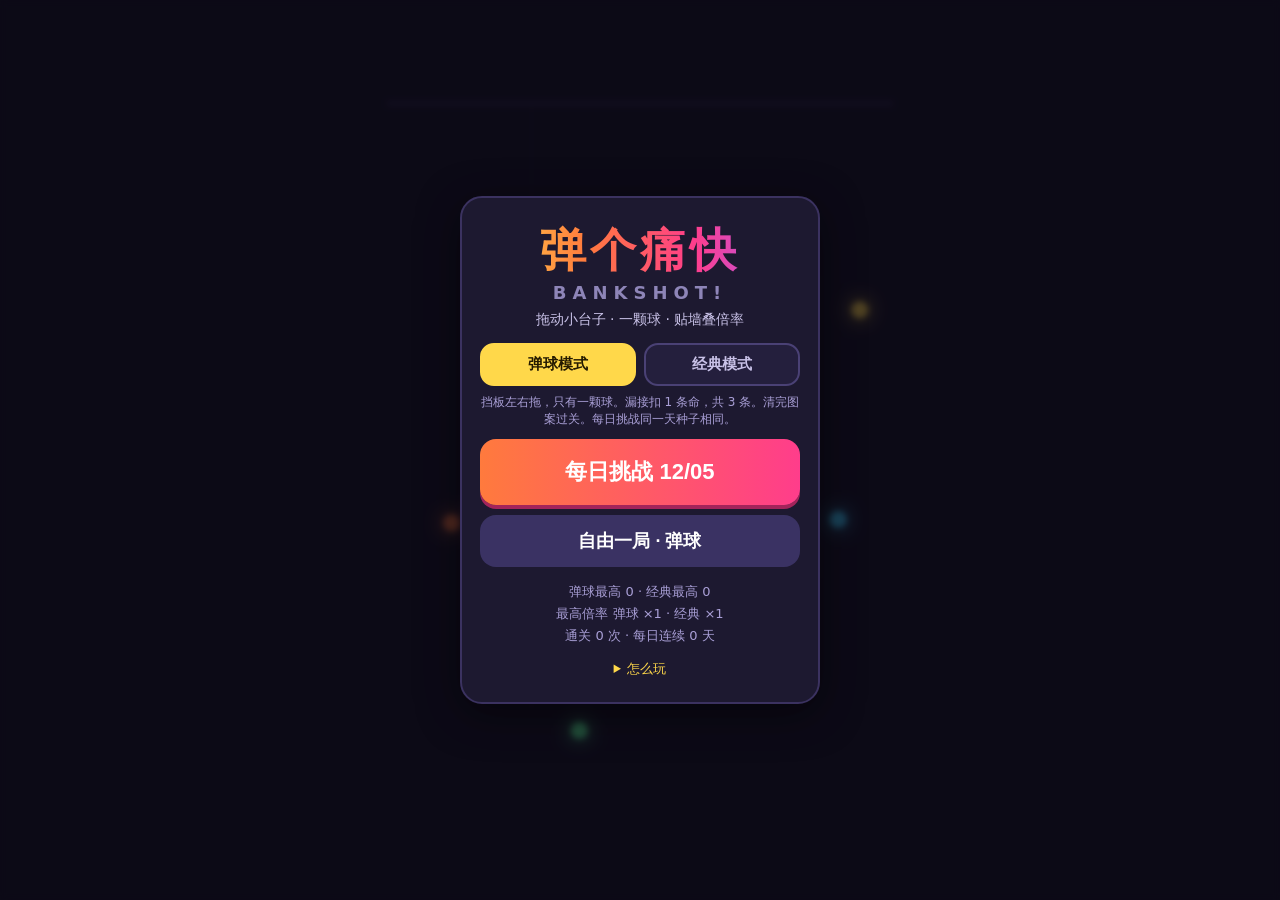
<file: index.html>
<!DOCTYPE html>
<html lang="zh-CN">
<head>
<meta charset="UTF-8" />
<meta name="viewport" content="width=device-width, initial-scale=1, maximum-scale=1, user-scalable=no, viewport-fit=cover" />
<meta name="apple-mobile-web-app-capable" content="yes" />
<meta name="theme-color" content="#14121f" />
<title>弹个痛快 BANKSHOT!</title>
<link rel="stylesheet" href="styles.css?v=10" />
</head>
<body>
<div id="app">
  <canvas id="c"></canvas>
  <div id="menu" class="ov">
    <div class="panel">
      <div class="logo">弹个痛快</div>
      <div class="logo2">BANKSHOT!</div>
      <p class="tag">拖动小台子 · 一颗球 · 贴墙叠倍率</p>
      <div class="modes" role="group" aria-label="模式">
        <button type="button" id="mRandom" class="mode on">弹球模式</button>
        <button type="button" id="mClassic" class="mode">经典模式</button>
      </div>
      <p class="modehint" id="modeHint">挡板左右拖，只有一颗球。漏接扣 1 条命，共 3 条。清完图案过关。每日挑战同一天种子相同。</p>
      <button id="bDaily" class="btn big">每日挑战 <span id="dDate"></span></button>
      <button id="bFree" class="btn">自由一局 · 弹球</button>
      <div id="stats" class="stats"></div>
      <details class="how"><summary>怎么玩</summary>
        <p><b>弹球模式</b>：底部挡板用手指左右拖。开局只有一颗球，打在挡板不同位置，弹出的角度不同。漏接扣 1 条命，一局 3 条命。清完这关的图案就过关。分数和贴墙倍率还在，过了奖励线会多给金币，不够也不会判负。</p>
        <p>图案是字母或图形，门闩可以没有、一扇，或两到三扇。有门闩时，里面的砖要等锁破完才打得动。打碎发光的砖会掉技能胶囊，用挡板接住才生效：加长、短板赌倍、子弹时间、分身、重击、补砖雨、粘板、激光、火球、护底、穿透、强弹。</p>
        <p>每关还有一条随机规则。每日挑战同一天种子相同。<b>经典模式</b>仍是原来的回合制瞄准发射，数值不变。</p>
      </details>
    </div>
  </div>
  <div id="decide" class="ov hidden">
    <div class="panel">
      <h2>达标！🎯</h2>
      <p id="decTxt"></p>
      <button id="bCash" class="btn big">过关，拿 <span id="decCoins"></span> 金币</button>
      <button id="bGreed" class="btn">继续贪分（超出部分也换金币）</button>
    </div>
  </div>
  <div id="pick" class="ov hidden">
    <div class="panel wide">
      <h2 id="pickTitle">第 1 关通过！</h2>
      <p class="sub" id="pickSub">三选一</p>
      <div id="cards"></div>
      <div class="row"><button id="bReroll" class="btn small">刷新（2 金币）</button><button id="bSkip" class="btn small ghost">跳过</button></div>
    </div>
  </div>
  <div id="over" class="ov hidden">
    <div class="panel">
      <h2 id="ovTitle">游戏结束</h2>
      <p id="ovSub" class="sub"></p>
      <pre id="ovShare"></pre>
      <button id="bAgain" class="btn big">再来一把</button>
      <button id="bShare" class="btn">复制战绩分享</button>
      <button id="bEndless" class="btn hidden">继续：无尽模式</button>
      <button id="bHome" class="btn small ghost">回到主页</button>
    </div>
  </div>
  <button id="bRecall" class="recall hidden" type="button">召回弹珠</button>
  <div id="toast" class="hidden"></div>
</div>
<script src="core.js?v=10"></script>
<script src="game.js?v=10"></script>
</body>
</html>
</file>
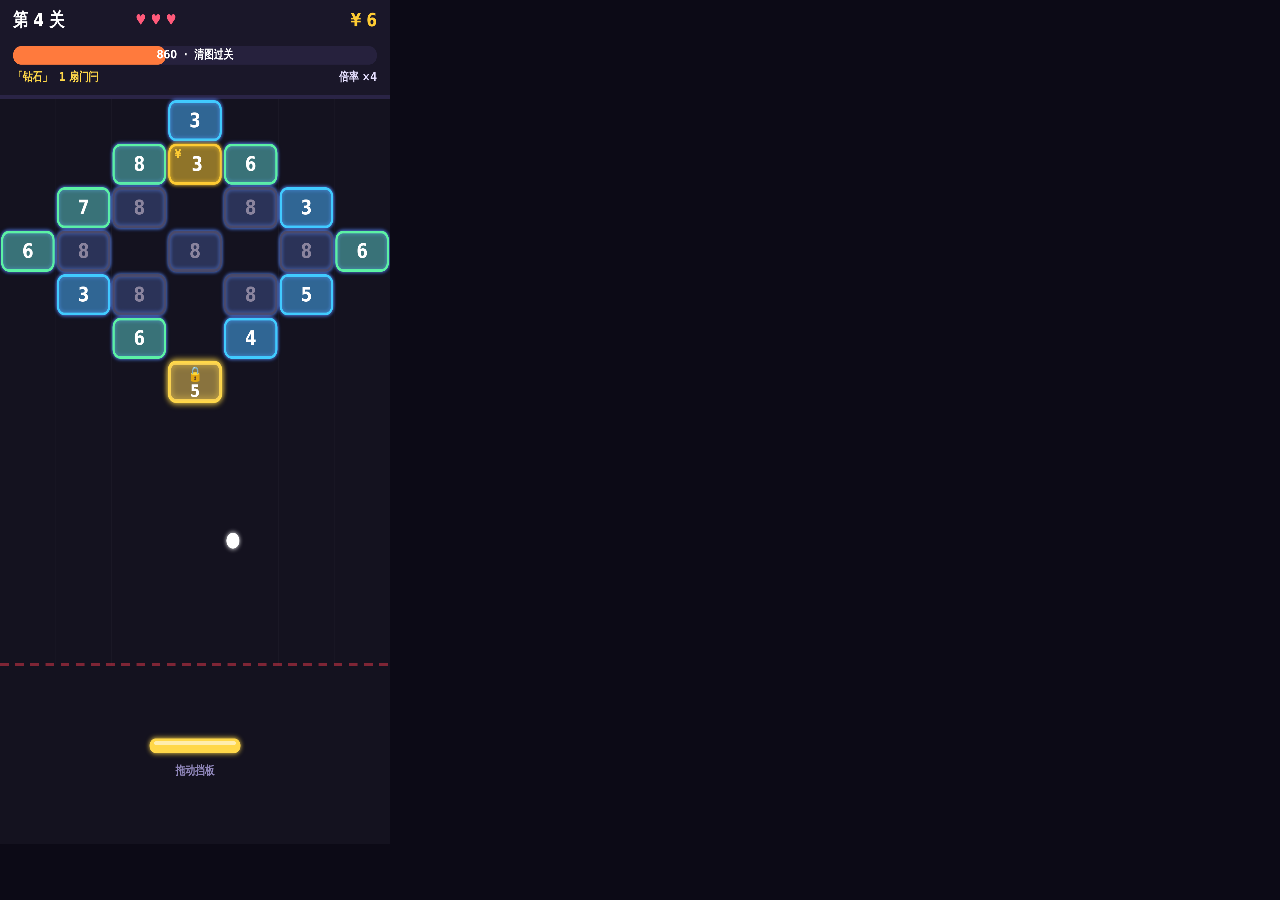
<file: preview/paddle.html>
<!DOCTYPE html>
<html lang="zh-CN">
<head>
<meta charset="UTF-8" />
<meta name="viewport" content="width=device-width, initial-scale=1" />
<title>弹球预览</title>
<link rel="stylesheet" href="../styles.css?v=8" />
<style>
  html,body{background:#0c0a16}
  body.menu-only canvas{opacity:0}
  #menu{display:none}
  body.menu-only #menu{display:flex}
  .preview-tag{font-size:12px;color:#a99fd6;margin-top:8px}
</style>
</head>
<body>
<canvas id="c"></canvas>
<div id="menu" class="ov">
  <div class="panel">
    <div class="logo">弹个痛快</div>
    <div class="logo2">BANKSHOT!</div>
    <p class="tag">拖动小台子 · 一颗球 · 贴墙叠倍率</p>
    <div class="modes" role="group">
      <button type="button" class="mode on">弹球模式</button>
      <button type="button" class="mode">经典模式</button>
    </div>
    <p class="modehint">弹球：底部挡板左右拖，只有一颗球。漏接扣 1 条命，3 条命。清完图案过关，倍率照旧往上叠。</p>
    <button class="btn big" type="button">每日挑战 10/31</button>
    <button class="btn" type="button">自由一局 · 弹球</button>
    <div class="stats">弹球最高 0 · 经典最高 0<br>命 3 · 开局只有 1 颗球</div>
    <details class="how" open>
      <summary>这一版怎么玩</summary>
      <p>手指按住挡板左右拖。球打在挡板不同位置，弹出的角度不同。打掉会发光的砖，会掉一颗技能胶囊，用挡板接住才生效。</p>
      <p>技能有加长、短板赌倍、子弹时间、分身、重击、补砖雨等。球不会越打越多，分身只是暂时多几颗。</p>
    </details>
  </div>
</div>
<script src="../core.js?v=8"></script>
<script>
(function () {
  "use strict";
  var B = window.BS, W = B.W, H = B.H, CW = B.CW, ROWH = B.ROWH, TOP = B.TOP;
  var BCOL = { n: "#5b8cff", gold: "#ffcc33", bomb: "#ff4d5e", plus: "#39e58c", mult: "#b45bff", gate: "#e8c36a" };
  function hpCol(hp) { return hp <= 2 ? "#5b8cff" : hp <= 5 ? "#3fd4ff" : hp <= 9 ? "#5dff9a" : hp <= 14 ? "#ffd84a" : hp <= 20 ? "#ff8a3d" : "#ff4d8b"; }
  function rr(ctx, x, y, w, h, r) {
    ctx.beginPath(); ctx.moveTo(x + r, y);
    ctx.arcTo(x + w, y, x + w, y + h, r); ctx.arcTo(x + w, y + h, x, y + h, r);
    ctx.arcTo(x, y + h, x, y, r); ctx.arcTo(x, y, x + w, y, r); ctx.closePath();
  }
  function txt(ctx, s, x, y, sz, col, al, wt) {
    ctx.font = (wt || "800") + " " + sz + "px system-ui,-apple-system,'PingFang SC','Microsoft YaHei',sans-serif";
    ctx.fillStyle = col; ctx.textAlign = al || "center"; ctx.textBaseline = "middle"; ctx.fillText(s, x, y);
  }
  var SHAPES = {
    heart: ["..#G#..", ".#####.", "#######", ".#####.", "..###..", "...#..."],
    diamond: ["...#...", "..#G#..", ".#L.L#.", "#L.L.L#", ".#L.L#.", "..#.#..", "...K..."],
    A: ["...#...", "..#.#..", ".#...#.", "#######", "#.....#", "#..G..#", "#.....#"],
    invader: ["..#.#..", ".#K.K#.", "#######", "##.#.##", "#.#K#.#", "..#.#..", ".#...#."]
  };
  function bricksFrom(rows) {
    var out = [], gates = 0;
    rows.forEach(function (line, r) {
      for (var c = 0; c < 7; c++) {
        var ch = line.charAt(c);
        if (ch === "." || !ch) continue;
        var type = "n", hp = 3 + ((c * 2 + r) % 6), key = false, locked = false;
        if (ch === "G") { type = "gold"; hp = 3; }
        else if (ch === "K") { type = "gate"; hp = 5; key = true; gates++; }
        else if (ch === "L") { type = "n"; hp = 8; locked = true; }
        out.push({ c: c, r: r, hp: hp, type: type, keystone: key, locked: locked });
      }
    });
    return { bricks: out, sealed: gates > 0 };
  }
  function drawBricks(ctx, board) {
    board.bricks.forEach(function (b) {
      var q = { x: b.c * CW + 4, y: TOP + b.r * ROWH + 4, w: CW - 8, h: ROWH - 8 };
      var col = BCOL[b.type] || "#5b8cff";
      var sealed = b.locked && board.sealed;
      ctx.save(); ctx.translate(q.x + q.w / 2, q.y + q.h / 2);
      ctx.shadowColor = b.keystone ? "#ffd84a" : col; ctx.shadowBlur = b.keystone ? 22 : 14;
      var fill = b.type === "n" ? hpCol(b.hp) : col;
      if (sealed) fill = "#4a4660";
      rr(ctx, -q.w / 2, -q.h / 2, q.w, q.h, 12);
      ctx.fillStyle = "rgba(20,18,31,0.9)"; ctx.fill();
      ctx.lineWidth = b.keystone ? 6 : 4;
      ctx.strokeStyle = b.keystone ? "#ffd84a" : fill; ctx.stroke();
      ctx.globalAlpha = sealed ? 0.18 : 0.28; ctx.fillStyle = fill; ctx.fill();
      ctx.globalAlpha = 1; ctx.shadowBlur = 0;
      if (b.keystone) { txt(ctx, "🔒", 0, -10, 22, "#ffd84a"); txt(ctx, b.hp + "", 0, 16, 26, "#fff"); }
      else if (b.type === "gold") { txt(ctx, "¥", -q.w / 2 + 16, -q.h / 2 + 15, 18, col); txt(ctx, b.hp + "", 4, 2, 30, "#fff"); }
      else txt(ctx, b.hp + "", 0, 2, 30, sealed ? "#8a849e" : "#fff");
      ctx.restore();
    });
  }
  function paddle(ctx, x, w, y, tint) {
    ctx.save();
    ctx.shadowColor = tint || "#ffd84a"; ctx.shadowBlur = 18;
    rr(ctx, x - w / 2, y, w, 22, 11);
    ctx.fillStyle = tint || "#ffd84a"; ctx.fill();
    ctx.fillStyle = "rgba(255,255,255,0.55)";
    rr(ctx, x - w / 2 + 8, y + 4, w - 16, 6, 4); ctx.fill();
    ctx.restore();
  }
  function ball(ctx, x, y, col) {
    ctx.save();
    ctx.shadowColor = col || "#fff"; ctx.shadowBlur = 16;
    ctx.beginPath(); ctx.arc(x, y, 12, 0, 6.283);
    ctx.fillStyle = col || "#fff"; ctx.fill();
    ctx.restore();
  }
  function capsule(ctx, x, y, label, col) {
    ctx.save();
    ctx.shadowColor = col; ctx.shadowBlur = 16;
    rr(ctx, x - 46, y - 18, 92, 36, 18);
    ctx.fillStyle = "rgba(12,10,22,0.92)"; ctx.fill();
    ctx.lineWidth = 3; ctx.strokeStyle = col; ctx.stroke();
    txt(ctx, label, x, y, 18, col, "center", "900");
    ctx.restore();
  }
  function hud(ctx, o) {
    ctx.fillStyle = "#1a1729"; ctx.fillRect(0, 0, W, TOP - 6);
    txt(ctx, o.title || "第 3 关", 24, 32, 28, "#fff", "left", "900");
    var lives = o.lives == null ? 3 : o.lives;
    for (var i = 0; i < lives; i++) txt(ctx, "♥", 250 + i * 28, 32, 22, "#ff5a7a", "left", "900");
    txt(ctx, "¥ " + (o.coins || 6), W - 24, 32, 28, "#ffcc33", "right", "900");
    var pr = o.pr == null ? 0.42 : o.pr;
    rr(ctx, 24, 70, W - 48, 28, 14); ctx.fillStyle = "#26213d"; ctx.fill();
    rr(ctx, 24, 70, Math.max(28, (W - 48) * pr), 28, 14); ctx.fillStyle = "#ff7a3d"; ctx.fill();
    txt(ctx, (o.score || "1,240") + "  ·  清图过关", W / 2, 84, 18, "#fff");
    txt(ctx, o.rule || "「钻石」  1 扇门闩", 24, 118, 18, "#ffd84a", "left", "800");
    if (o.skill) {
      rr(ctx, W - 210, 100, 186, 32, 16);
      ctx.fillStyle = "rgba(255,216,74,0.16)"; ctx.fill();
      ctx.strokeStyle = o.skillCol || "#ffd84a"; ctx.lineWidth = 2; ctx.stroke();
      txt(ctx, o.skill, W - 117, 116, 16, o.skillCol || "#ffd84a");
    } else txt(ctx, "倍率 ×" + (o.mult || "3"), W - 24, 118, 18, "#e6e0ff", "right");
  }
  function field(ctx) {
    ctx.fillStyle = "#14121f"; ctx.fillRect(0, 0, W, H);
    ctx.strokeStyle = "rgba(255,255,255,0.035)"; ctx.lineWidth = 1;
    for (var c = 1; c < 7; c++) { ctx.beginPath(); ctx.moveTo(c * CW, TOP); ctx.lineTo(c * CW, B.LINE_Y); ctx.stroke(); }
    ctx.fillStyle = "#2a2446"; ctx.fillRect(0, TOP - 6, W, 6);
    ctx.strokeStyle = "rgba(255,60,80,0.45)"; ctx.setLineDash([16, 12]); ctx.lineWidth = 4;
    ctx.beginPath(); ctx.moveTo(0, B.LINE_Y); ctx.lineTo(W, B.LINE_Y); ctx.stroke(); ctx.setLineDash([]);
  }
  function paint(ctx, shot) {
    if (shot === "menu") return;
    field(ctx);
    if (shot === "play") {
      drawBricks(ctx, bricksFrom(SHAPES.diamond));
      hud(ctx, { title: "第 4 关", rule: "「钻石」  1 扇门闩", mult: "4", score: "860" });
      ball(ctx, 430, 820, "#fff");
      paddle(ctx, 360, 168, 1120);
      txt(ctx, "拖动挡板", 360, 1170, 18, "#8e85b8");
    } else if (shot === "capsule") {
      drawBricks(ctx, bricksFrom(SHAPES.heart));
      hud(ctx, { title: "第 2 关", rule: "「爱心」  无门闩", mult: "2", score: "420", pr: 0.28 });
      capsule(ctx, 470, 760, "加长", "#3fd4ff");
      ball(ctx, 250, 700, "#fff");
      paddle(ctx, 300, 150, 1120);
      txt(ctx, "接住胶囊才生效", 360, 1170, 18, "#8e85b8");
    } else if (shot === "slow") {
      drawBricks(ctx, bricksFrom(SHAPES.A));
      ctx.fillStyle = "rgba(80,140,255,0.13)"; ctx.fillRect(0, 0, W, H);
      hud(ctx, { title: "第 6 关", rule: "「字母 A」  无门闩", skill: "子弹时间  6s", skillCol: "#9ecbff", score: "2,040", pr: 0.55 });
      ball(ctx, 390, 640, "#cfe4ff");
      ctx.strokeStyle = "rgba(180,210,255,0.7)"; ctx.lineWidth = 3; ctx.setLineDash([6, 8]);
      ctx.beginPath(); ctx.moveTo(300, 980); ctx.lineTo(390, 640); ctx.stroke(); ctx.setLineDash([]);
      paddle(ctx, 340, 160, 1120, "#d7e6ff");
      txt(ctx, "球变慢，手还是全速", 360, 1170, 18, "#9ecbff");
    } else if (shot === "short") {
      drawBricks(ctx, bricksFrom(SHAPES.invader));
      hud(ctx, { title: "第 9 关", rule: "「入侵者」  3 扇门闩", skill: "短板赌倍  ×2", skillCol: "#ff8aa0", score: "3,600", pr: 0.62 });
      ball(ctx, 360, 860, "#fff");
      paddle(ctx, 360, 86, 1120, "#ff8aa0");
      txt(ctx, "板子更短，这一阵得分翻倍", 360, 1170, 18, "#ff8aa0");
    } else if (shot === "multi") {
      drawBricks(ctx, bricksFrom(SHAPES.heart));
      hud(ctx, { title: "第 2 关", rule: "「爱心」  无门闩", skill: "分身  剩 2 颗", skillCol: "#7af0c8", score: "1,180", pr: 0.5 });
      ball(ctx, 300, 780, "#fff");
      ball(ctx, 420, 700, "#7af0c8");
      ball(ctx, 250, 640, "#7af0c8");
      paddle(ctx, 330, 156, 1120);
      txt(ctx, "开局仍是 1 颗，分身只是暂时的", 360, 1170, 18, "#7af0c8");
    }
  }

  var q = new URLSearchParams(location.search);
  var shot = q.get("shot") || "play";
  if (shot === "menu") document.body.className = "menu-only";
  var cv = document.getElementById("c");
  var dpr = 2;
  cv.width = W * dpr; cv.height = H * dpr;
  cv.style.width = "390px"; cv.style.height = "844px";
  var ctx = cv.getContext("2d");
  ctx.setTransform(dpr, 0, 0, dpr, 0, 0);
  paint(ctx, shot);

  if (q.get("play") === "1") {
    document.body.className = "";
    var px = W / 2, py = 1120, bw = 156;
    var bx = W / 2, by = 1000, vx = 180, vy = -420;
    var down = false;
    function loop() {
      bx += vx / 60; by += vy / 60;
      if (bx < 14 || bx > W - 14) vx *= -1;
      if (by < TOP + 14) vy = Math.abs(vy);
      if (by > py && by < py + 30 && bx > px - bw / 2 && bx < px + bw / 2 && vy > 0) {
        var t = (bx - px) / (bw / 2);
        var ang = Math.PI / 2 - t * 1.05;
        var sp = 460;
        vx = Math.cos(ang) * sp; vy = -Math.abs(Math.sin(ang) * sp);
        by = py - 14;
      }
      if (by > H + 20) { bx = px; by = py - 80; vx = 160; vy = -420; }
      field(ctx);
      drawBricks(ctx, bricksFrom(SHAPES.heart));
      hud(ctx, { title: "试玩", rule: "拖动挡板接球", mult: "1" });
      ball(ctx, bx, by, "#fff");
      paddle(ctx, px, bw, py);
      requestAnimationFrame(loop);
    }
    function setX(clientX) {
      var r = cv.getBoundingClientRect();
      px = Math.max(bw / 2, Math.min(W - bw / 2, (clientX - r.left) / r.width * W));
    }
    cv.addEventListener("pointerdown", function (e) { down = true; setX(e.clientX); });
    cv.addEventListener("pointermove", function (e) { if (down) setX(e.clientX); });
    window.addEventListener("pointerup", function () { down = false; });
    loop();
  }
})();
</script>
</body>
</html>
</file>
<file: styles.css>
*,*::before,*::after{box-sizing:border-box;margin:0;padding:0}
html,body{height:100%;background:#0c0a16;color:#f2eefc;font-family:system-ui,-apple-system,"PingFang SC","Microsoft YaHei",sans-serif;overflow:hidden;touch-action:none;overscroll-behavior:none;-webkit-user-select:none;user-select:none;-webkit-touch-callout:none;-webkit-tap-highlight-color:transparent;position:fixed;inset:0}
#app{position:fixed;inset:0;touch-action:none}
canvas{display:block;width:100%;height:100%;touch-action:none}
.ov{position:absolute;inset:0;display:flex;align-items:center;justify-content:center;background:rgba(10,8,20,.72);backdrop-filter:blur(3px);z-index:5;padding:16px}
.hidden{display:none!important}
.panel{width:min(360px,100%);background:#1d1930;border:2px solid #3b3260;border-radius:22px;padding:22px 18px;text-align:center;box-shadow:0 10px 40px rgba(0,0,0,.5);max-height:96%;overflow:auto;touch-action:pan-y}
.panel.wide{width:min(420px,100%)}
.logo{font-size:46px;font-weight:900;letter-spacing:4px;background:linear-gradient(90deg,#ffd84a,#ff7a3d,#ff3d8b,#a65bff);-webkit-background-clip:text;background-clip:text;color:transparent}
.logo2{font-size:18px;font-weight:800;letter-spacing:6px;color:#8e85b8;margin-bottom:8px}
.tag{color:#c9c2e8;font-size:14px;margin-bottom:14px}
.modes{display:flex;gap:8px}
.mode{flex:1;padding:10px 4px;border-radius:14px;border:2px solid #4a4175;background:#241f3d;color:#c9c2e8;font-weight:800;font-size:15px;cursor:pointer;touch-action:manipulation;font-family:inherit}
.mode.on{border-color:#ffd84a;color:#241a00;background:#ffd84a}
.mode:active{transform:translateY(1px)}
.modehint{font-size:12px;color:#a99fd6;margin:8px 0 4px;line-height:1.45}
h2{font-size:28px;margin-bottom:6px}
.sub{color:#b8b0d8;font-size:14px;margin-bottom:10px}
.btn{display:block;width:100%;margin:10px 0 0;padding:14px;border:none;border-radius:16px;font-size:18px;font-weight:800;color:#fff;background:#3a3263;cursor:pointer;touch-action:manipulation}
.btn.big{background:linear-gradient(90deg,#ff7a3d,#ff3d8b);font-size:22px;padding:18px;box-shadow:0 4px 0 #a3245b}
.btn.small{font-size:15px;padding:11px}
.btn.ghost{background:transparent;color:#a99fd6;border:1px solid #4a4175}
.btn:active{transform:translateY(2px)}
.btn:disabled{opacity:.4}
.row{display:flex;gap:10px}
.row .btn{flex:1}
.stats{margin-top:14px;font-size:13px;color:#a99fd6;line-height:1.7}
.how{margin-top:12px;text-align:left;font-size:13px;color:#c9c2e8;line-height:1.6}
.how summary{text-align:center;cursor:pointer;color:#ffd84a}
.how p{margin-top:6px}
#cards{display:flex;flex-direction:column;gap:10px;margin:8px 0}
.card{display:flex;align-items:center;gap:12px;text-align:left;padding:12px;border-radius:16px;background:#2a2446;border:2px solid #4a4175;cursor:pointer}
.card:active{transform:scale(.98)}
.card .ic{flex:0 0 52px;height:52px;border-radius:14px;display:flex;align-items:center;justify-content:center;font-size:24px;font-weight:900;background:#141126}
.card.ball{border-color:#3fd4ff}.card.ball .ic{color:#3fd4ff}
.card.relic{border-color:#ffb63d}.card.relic .ic{color:#ffb63d}
.card.up{border-color:#5dff9a}.card.up .ic{color:#5dff9a}
.card .nm{font-size:17px;font-weight:800}
.card .kd{font-size:11px;opacity:.7;margin-left:6px;font-weight:600}
.card .ds{font-size:13px;color:#c9c2e8;margin-top:2px}
pre{white-space:pre-wrap;background:#141126;border-radius:12px;padding:12px;font-size:14px;line-height:1.6;text-align:left;margin:10px 0;font-family:inherit}
#toast{position:absolute;left:50%;bottom:12%;transform:translateX(-50%);background:#ffd84a;color:#241a00;font-weight:800;padding:10px 18px;border-radius:999px;z-index:9}

.recall{position:absolute;right:12px;bottom:72px;z-index:6;border:none;border-radius:999px;padding:12px 18px;font-size:15px;font-weight:800;color:#241a00;background:#ffd84a;box-shadow:0 4px 0 #b89610;cursor:pointer;touch-action:manipulation}
.recall:active{transform:translateY(2px)}
</file>
